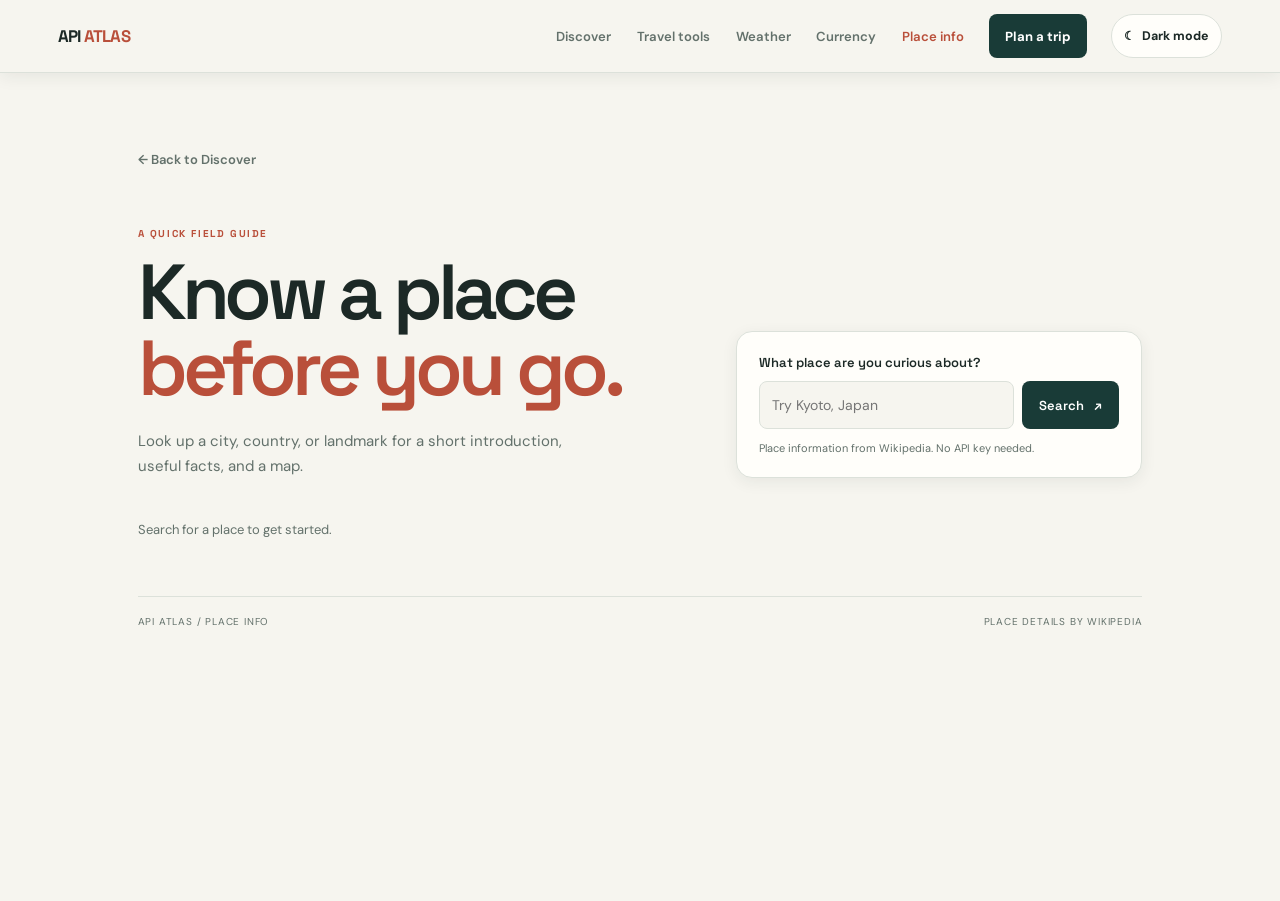
<file: place-info/index.html>
<!DOCTYPE html>
<html lang="en">
 <head>
  <meta charset="utf-8"/>
  <meta name="viewport" content="width=device-width, initial-scale=1.0"/>
  <meta name="description" content="Look up cities, countries, and landmarks for a quick introduction, key facts, and a map."/>
  <meta name="robots" content="index, follow"/>
  <meta name="theme-color" content="#f5f1e9"/>
  <title>Place Info / API Atlas</title>
  <link rel="canonical" href="https://ahmad02072006.github.io/test-main-2/place-info/"/>
  <meta property="og:type" content="website"/>
  <meta property="og:site_name" content="API Atlas"/>
  <meta property="og:title" content="Place Info | API Atlas"/>
  <meta property="og:description" content="Look up cities, countries, and landmarks for a quick introduction, key facts, and a map."/>
  <meta property="og:url" content="https://ahmad02072006.github.io/test-main-2/place-info/"/>
  <link href="https://fonts.googleapis.com" rel="preconnect"/>
  <link crossorigin="" href="https://fonts.gstatic.com" rel="preconnect"/>
  <link rel="preload" as="style" href="https://fonts.googleapis.com/css2?family=DM+Sans:wght@400;500;600;700&amp;family=Space+Grotesk:wght@500;600;700&amp;display=swap" onload="this.onload=null;this.rel='stylesheet'"/>
  <noscript><link href="https://fonts.googleapis.com/css2?family=DM+Sans:wght@400;500;600;700&amp;family=Space+Grotesk:wght@500;600;700&amp;display=swap" rel="stylesheet"/></noscript>
  <link href="style.css" rel="stylesheet"/>
  <link href="../ui.css" rel="stylesheet"/>
 </head>
 <body>
  <main class="place-page" id="main-content">
   <a class="back-link" href="../index.html">← Back to Discover</a>
   <section class="place-intro" aria-labelledby="page-title">
    <div>
     <p class="eyebrow">A QUICK FIELD GUIDE</p>
     <h1 id="page-title">Know a place<br/><em>before you go.</em></h1>
     <p class="place-lede">Look up a city, country, or landmark for a short introduction, useful facts, and a map.</p>
    </div>
    <form class="place-search" id="place-search">
     <label for="place-query">What place are you curious about?</label>
     <div class="search-row">
      <input id="place-query" name="place" type="search" placeholder="Try Kyoto, Japan" autocomplete="off" required/>
      <button type="submit">Search <span aria-hidden="true">↗</span></button>
     </div>
     <p class="search-note">Place information from Wikipedia. No API key needed.</p>
    </form>
   </section>
   <p class="place-status" id="place-status" role="status" aria-live="polite">Search for a place to get started.</p>
   <article class="place-result" id="place-result" aria-live="polite" hidden>
    <div class="place-photo" id="place-photo">
     <img id="place-image" alt="" hidden/>
     <span id="photo-placeholder">A place worth knowing</span>
    </div>
    <div class="place-details">
     <p class="eyebrow">PLACE NOTES</p>
     <h2 id="place-title"></h2>
     <p class="place-description" id="place-description"></p>
     <h3>Key facts</h3>
     <dl class="place-facts">
      <div><dt>Known as</dt><dd id="place-kind"></dd></div>
      <div><dt>Coordinates</dt><dd id="place-coordinates"></dd></div>
      <div><dt>Reference</dt><dd><a id="article-link" target="_blank" rel="noopener noreferrer">Wikipedia article <span aria-hidden="true">↗</span></a></dd></div>
     </dl>
     <a class="map-link" id="map-link" target="_blank" rel="noopener noreferrer">View on map <span aria-hidden="true">↗</span></a>
    </div>
   </article>
   <footer class="place-footer">
    <span>API ATLAS / PLACE INFO</span>
    <span>PLACE DETAILS BY WIKIPEDIA</span>
   </footer>
  </main>
  <script src="../ui.js" defer></script>
  <script src="app.js" defer></script>
 </body>
</html>
</file>
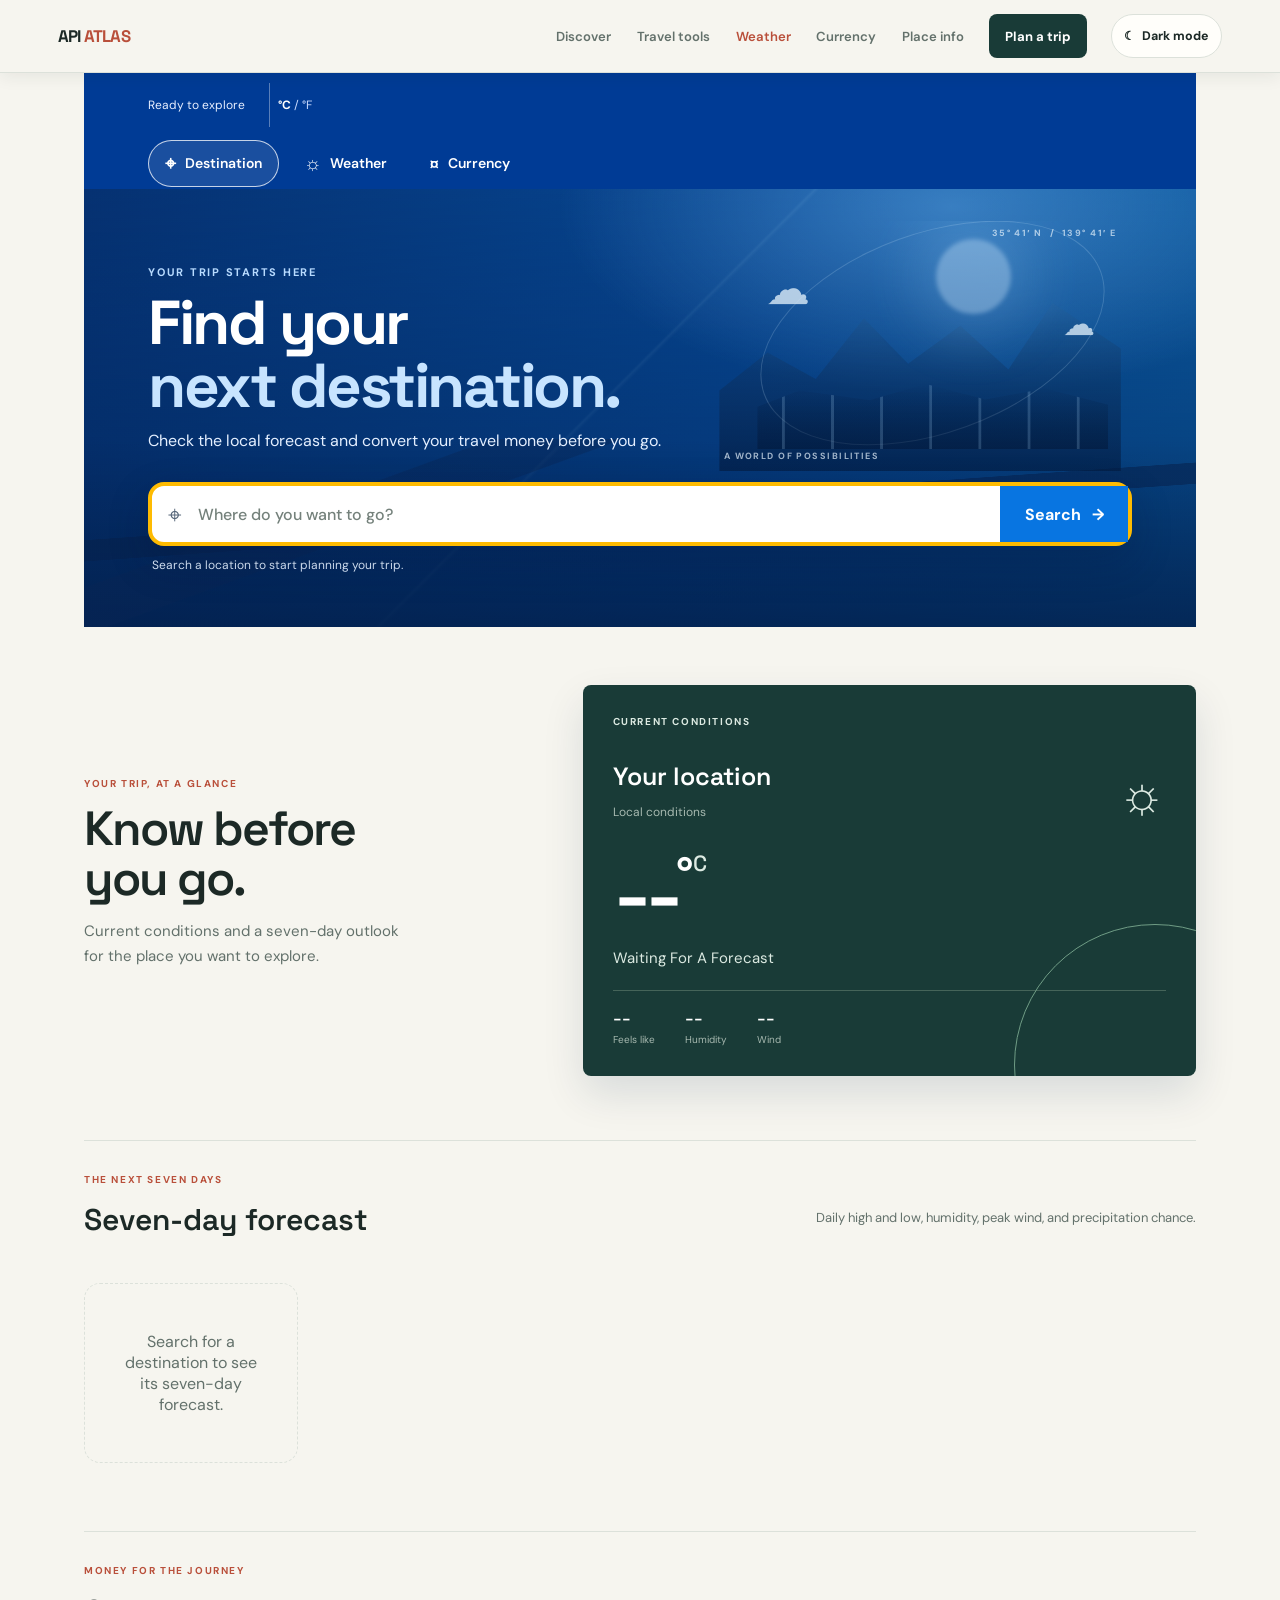
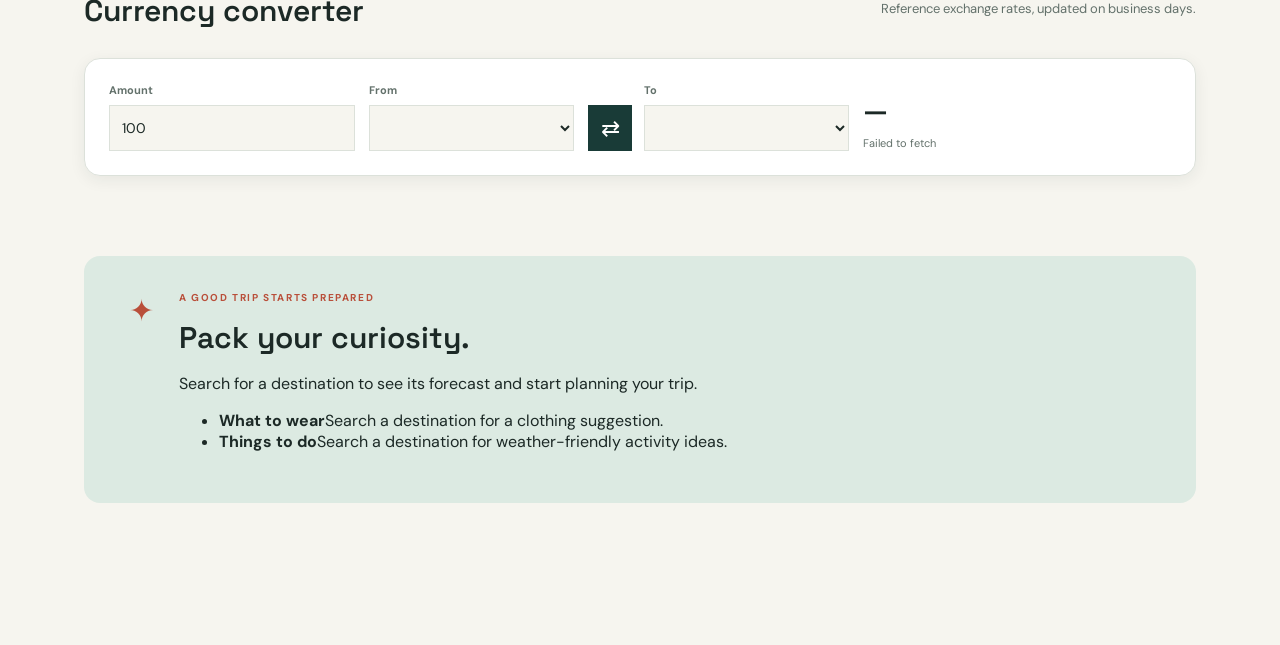
<file: weather-travel/index.html>
<!DOCTYPE html>
<html lang="en">
 <head>
  <meta charset="utf-8"/>
  <meta content="width=device-width, initial-scale=1.0" name="viewport"/>
  <meta name="description" content="Check destination weather and forecasts, get packing suggestions, and plan your next trip with API Atlas."/>
  <meta name="robots" content="index, follow"/>
  <meta name="theme-color" content="#f5f1e9"/>
  <title>Travel Weather Guide | API Atlas</title>
  <link rel="canonical" href="https://ahmad02072006.github.io/test-main-2/weather-travel/"/>
  <meta property="og:type" content="website"/>
  <meta property="og:site_name" content="API Atlas"/>
  <meta property="og:title" content="Travel Weather Guide | API Atlas"/>
  <meta property="og:description" content="Check destination weather, forecasts, and packing suggestions with API Atlas."/>
  <meta property="og:url" content="https://ahmad02072006.github.io/test-main-2/weather-travel/"/>
  <link href="https://fonts.googleapis.com" rel="preconnect"/>
  <link crossorigin="" href="https://fonts.gstatic.com" rel="preconnect"/>
  <link rel="preload" as="style" href="https://fonts.googleapis.com/css2?family=DM+Sans:wght@400;500;600;700&amp;family=Space+Grotesk:wght@500;600;700&amp;display=swap" onload="this.onload=null;this.rel='stylesheet'"/>
  <noscript><link href="https://fonts.googleapis.com/css2?family=DM+Sans:wght@400;500;600;700&amp;family=Space+Grotesk:wght@500;600;700&amp;display=swap" rel="stylesheet"/></noscript>
  <link href="style.css" rel="stylesheet"/>
  <link href="../ui.css" rel="stylesheet"/>
 </head>
 <body>
  <main class="app-shell" id="main-content">
   <header class="topbar atlas-page-header" data-reveal>
    <div class="topbar-inner">
     <div class="topbar-main">
      <a class="brand" href=".">
       <span class="brand-mark">◌</span>
       Global Trip Guide
      </a>
      <div class="topbar-meta">
       <span id="last-updated">Ready to explore</span>
       <button aria-label="Toggle temperature units" class="unit-toggle" id="unit-toggle" type="button">°C <span>/ °F</span></button>
      </div>
     </div>
     <nav aria-label="Trip guide sections" class="trip-nav">
      <a class="nav-link is-active" href="#destination"><span aria-hidden="true">⌖</span> Destination</a>
      <a class="nav-link" href="#forecast"><span aria-hidden="true">☼</span> Weather</a>
      <a class="nav-link" href="#currency"><span aria-hidden="true">¤</span> Currency</a>
     </nav>
    </div>
   </header>
   <section aria-labelledby="destination-title" class="destination-hero" data-reveal id="destination">
    <div class="destination-hero-inner">
     <div class="destination-copy">
      <p class="hero-eyebrow">YOUR TRIP STARTS HERE</p>
      <h1 id="destination-title">Find your<br/><em>next destination.</em></h1>
      <p>Check the local forecast and convert your travel money before you go.</p>
     </div>
     <div aria-hidden="true" class="destination-art">
      <span class="art-sun"></span>
      <span class="art-cloud cloud-one">☁</span>
      <span class="art-cloud cloud-two">☁</span>
      <span class="art-orbit"></span>
      <span class="art-coordinate">35° 41′ N&nbsp; / &nbsp;139° 41′ E</span>
      <span class="art-caption">A WORLD OF POSSIBILITIES</span>
     </div>
     <form class="search-form destination-search" id="search-form">
      <label class="sr-only" for="city-input">Search a destination</label>
      <div class="search-row">
       <span aria-hidden="true" class="search-icon">⌖</span>
       <input autocomplete="off" id="city-input" placeholder="Where do you want to go?" type="search"/>
       <button aria-label="Search destination" type="submit">Search <span aria-hidden="true">→</span></button>
      </div>
      <ul aria-label="Matching locations" class="location-results" id="location-results"></ul>
     </form>
     <p class="status" id="status" role="status" aria-live="polite">Detecting your location...</p>
    </div>
   </section>
   <section aria-labelledby="current-title" class="weather-overview" data-reveal>
    <div class="weather-overview-copy">
     <p class="eyebrow">YOUR TRIP, AT A GLANCE</p>
     <h2 id="current-title">Know before<br/>you go.</h2>
     <p>Current conditions and a seven-day outlook for the place you want to explore.</p>
    </div>
    <div class="current-panel" id="current-panel">
     <div class="panel-kicker">CURRENT CONDITIONS</div>
     <div class="current-location">
      <div><h2 id="location-name">Your location</h2><p id="location-time">Local conditions</p></div>
      <span class="weather-icon" id="weather-icon">☼</span>
     </div>
     <div class="temperature"><span id="temperature">--</span><sup>°</sup><span id="temperature-unit">C</span></div>
     <p class="condition" id="condition">Waiting for a forecast</p>
     <div class="metrics">
      <div><b id="feels-like">--</b><span>Feels like</span></div>
      <div><b id="humidity">--</b><span>Humidity</span></div>
      <div><b id="wind">--</b><span>Wind</span></div>
     </div>
    </div>
   </section>
   <section class="content-section" data-reveal id="forecast">
    <div class="section-heading">
     <div>
      <p class="eyebrow">
       THE NEXT SEVEN DAYS
      </p>
      <h2>Seven-day forecast</h2>
     </div>
     <p class="section-note">Daily high and low, humidity, peak wind, and precipitation chance.</p>
    </div>
    <div class="forecast-grid" id="forecast-grid" aria-busy="true" aria-label="Seven-day forecast loading">
     <article class="forecast-card" aria-hidden="true"><div class="atlas-skeleton atlas-skeleton-card__line"></div><div class="atlas-skeleton atlas-skeleton-card__image"></div><div class="atlas-skeleton atlas-skeleton-card__line"></div></article>
     <article class="forecast-card" aria-hidden="true"><div class="atlas-skeleton atlas-skeleton-card__line"></div><div class="atlas-skeleton atlas-skeleton-card__image"></div><div class="atlas-skeleton atlas-skeleton-card__line"></div></article>
     <article class="forecast-card" aria-hidden="true"><div class="atlas-skeleton atlas-skeleton-card__line"></div><div class="atlas-skeleton atlas-skeleton-card__image"></div><div class="atlas-skeleton atlas-skeleton-card__line"></div></article>
     <article class="forecast-card" aria-hidden="true"><div class="atlas-skeleton atlas-skeleton-card__line"></div><div class="atlas-skeleton atlas-skeleton-card__image"></div><div class="atlas-skeleton atlas-skeleton-card__line"></div></article>
     <article class="forecast-card" aria-hidden="true"><div class="atlas-skeleton atlas-skeleton-card__line"></div><div class="atlas-skeleton atlas-skeleton-card__image"></div><div class="atlas-skeleton atlas-skeleton-card__line"></div></article>
    </div>
   </section>
   <section aria-labelledby="currency-title" class="currency-section" data-reveal id="currency">
    <div class="section-heading">
     <div>
      <p class="eyebrow">MONEY FOR THE JOURNEY</p>
      <h2 id="currency-title">Currency converter</h2>
     </div>
     <p class="section-note">Reference exchange rates, updated on business days.</p>
    </div>
    <div class="currency-card">
     <label class="currency-field">
      <span>Amount</span>
      <input id="currency-amount" type="number" min="0" step="any" value="100" inputmode="decimal"/>
     </label>
     <label class="currency-field">
      <span>From</span>
      <select id="currency-from" aria-label="Convert from currency"></select>
     </label>
     <button aria-label="Swap currencies" class="currency-swap" id="currency-swap" type="button">⇄</button>
     <label class="currency-field">
      <span>To</span>
      <select id="currency-to" aria-label="Convert to currency"></select>
     </label>
     <div aria-live="polite" class="currency-result">
      <strong id="currency-output">—</strong>
      <span id="currency-status" role="status" aria-live="polite">Loading currencies...</span>
     </div>
    </div>
   </section>
   <section class="recommendation-section" data-reveal>
    <div class="recommendation-card">
     <div class="recommendation-icon">
      ✦
     </div>
     <div>
      <p class="eyebrow">A GOOD TRIP STARTS PREPARED</p>
      <h2 id="recommendation-title">
       Pack your curiosity.
      </h2>
      <p id="recommendation-text">
       Search for a destination to see its forecast and start planning your trip.
      </p>
       <ul class="weather-advice" aria-label="Weather-based clothing and activity suggestions">
        <li><strong>What to wear</strong><span id="clothing-recommendation">Search a destination for a clothing suggestion.</span></li>
        <li><strong>Things to do</strong><span id="activity-recommendation">Search a destination for weather-friendly activity ideas.</span></li>
       </ul>
     </div>
    </div>
   </section>
   <footer data-reveal>
    <span>
     GLOBAL TRIP GUIDE / WEATHER &amp; CURRENCY
    </span>
    <span>
     Weather by Open-Meteo · Rates by Frankfurter
    </span>
   </footer>
  </main>
  <script src="../ui.js?v=nav-20261101" defer></script>
  <script src="app.js" type="module">
  </script>
 </body>
</html>
</file>
<file: place-info/style.css>
* {
  box-sizing: border-box;
}

body {
  margin: 0;
  color: var(--atlas-ink);
  background: var(--atlas-paper);
  font-family: var(--atlas-font-body);
}

.place-page {
  width: min(1120px, 100%);
  min-height: calc(100vh - 72px);
  margin: 0 auto;
  padding: clamp(24px, 5vw, 64px) clamp(18px, 4.5vw, 64px) 28px;
}

.back-link {
  display: inline-flex;
  min-height: 44px;
  align-items: center;
  color: var(--atlas-muted);
  font-size: 13px;
  font-weight: 600;
  text-decoration: none;
}

.back-link:hover,
.place-facts a:hover {
  color: var(--atlas-brand);
}

.place-intro {
  display: grid;
  grid-template-columns: minmax(0, 1fr) minmax(300px, 0.8fr);
  align-items: end;
  gap: clamp(32px, 7vw, 90px);
  padding: 46px 0 42px;
}

.eyebrow {
  margin: 0 0 14px;
  color: var(--atlas-brand);
  font: 700 10px var(--atlas-font-display);
  letter-spacing: 0.16em;
}

.place-intro h1 {
  margin: 0;
  font: 600 clamp(44px, 7vw, 78px)/0.98 var(--atlas-font-display);
  letter-spacing: -0.065em;
}

.place-intro h1 em {
  color: var(--atlas-brand);
  font-style: normal;
}

.place-lede {
  max-width: 430px;
  margin: 22px 0 0;
  color: var(--atlas-muted);
  font-size: 15px;
  line-height: 1.65;
}

.place-search {
  padding: 22px;
  border: 1px solid var(--atlas-line);
  border-radius: var(--atlas-radius-md);
  background: var(--atlas-surface);
  box-shadow: var(--atlas-shadow-sm);
}

.place-search label {
  display: block;
  margin-bottom: 10px;
  font: 600 13px var(--atlas-font-display);
}

.search-row {
  display: flex;
  gap: 8px;
}

.search-row input {
  width: 100%;
  min-width: 0;
  min-height: 48px;
  padding: 0 12px;
  border: 1px solid var(--atlas-line);
  border-radius: var(--atlas-radius-sm);
  color: var(--atlas-ink);
  background: var(--atlas-paper);
  font: 14px var(--atlas-font-body);
}

.search-row button,
.map-link {
  display: inline-flex;
  min-height: 48px;
  align-items: center;
  justify-content: center;
  gap: 10px;
  padding: 0 17px;
  border: 0;
  border-radius: var(--atlas-radius-sm);
  color: white;
  background: var(--atlas-deep);
  font: 600 13px var(--atlas-font-display);
  text-decoration: none;
  white-space: nowrap;
}

.search-row button {
  cursor: pointer;
}

.search-row button:hover,
.map-link:hover {
  background: var(--atlas-brand);
}

.search-row button:disabled {
  cursor: wait;
  opacity: 0.7;
}

.search-note {
  margin: 12px 0 0;
  color: var(--atlas-muted);
  font-size: 11px;
}

.place-status {
  min-height: 24px;
  margin: 0 0 16px;
  color: var(--atlas-muted);
  font-size: 13px;
  line-height: 1.5;
}

.place-result {
  display: grid;
  grid-template-columns: minmax(250px, 0.9fr) minmax(0, 1.1fr);
  overflow: hidden;
  border: 1px solid var(--atlas-line);
  border-radius: var(--atlas-radius-lg);
  background: var(--atlas-surface);
  box-shadow: var(--atlas-shadow-md);
}

.place-result[hidden] {
  display: none;
}

.place-photo {
  position: relative;
  min-height: 420px;
  overflow: hidden;
  background: linear-gradient(145deg, var(--atlas-mint), var(--atlas-blue));
}

.place-photo img {
  position: absolute;
  width: 100%;
  height: 100%;
  object-fit: cover;
}

.place-photo img[hidden] {
  display: none;
}

.place-photo span {
  position: absolute;
  right: 24px;
  bottom: 24px;
  left: 24px;
  color: var(--atlas-deep);
  font: 600 20px var(--atlas-font-display);
}

.place-details {
  padding: clamp(24px, 4vw, 46px);
}

.place-details h2 {
  margin: 0;
  font: 600 clamp(30px, 4vw, 46px)/1.08 var(--atlas-font-display);
  letter-spacing: -0.05em;
}

.place-description {
  margin: 16px 0 28px;
  color: var(--atlas-muted);
  font-size: 14px;
  line-height: 1.75;
}

.place-details h3 {
  margin: 0 0 10px;
  font: 600 16px var(--atlas-font-display);
}

.place-facts {
  margin: 0 0 22px;
  border-top: 1px solid var(--atlas-line);
}

.place-facts > div {
  display: grid;
  grid-template-columns: 105px minmax(0, 1fr);
  gap: 14px;
  padding: 12px 0;
  border-bottom: 1px solid var(--atlas-line);
  font-size: 12px;
  line-height: 1.5;
}

.place-facts dt {
  color: var(--atlas-muted);
}

.place-facts dd {
  min-width: 0;
  margin: 0;
  overflow-wrap: anywhere;
}

.place-facts a {
  color: var(--atlas-ink);
  font-weight: 600;
  text-decoration-thickness: 1px;
  text-underline-offset: 3px;
}

.place-footer {
  display: flex;
  justify-content: space-between;
  gap: 20px;
  margin-top: 52px;
  padding-top: 18px;
  border-top: 1px solid var(--atlas-line);
  color: var(--atlas-muted);
  font-size: 10px;
  letter-spacing: 0.08em;
}

@media (max-width: 760px) {
  .place-page {
    min-height: calc(100vh - 64px);
  }

  .place-intro {
    grid-template-columns: 1fr;
    gap: 28px;
    padding: 30px 0;
  }

  .place-result {
    grid-template-columns: 1fr;
  }

  .place-photo {
    min-height: 280px;
    max-height: 420px;
  }
}

@media (max-width: 480px) {
  .search-row {
    flex-direction: column;
  }

  .search-row button {
    width: 100%;
  }

  .place-details {
    padding: 24px 20px;
  }

  .place-facts > div {
    grid-template-columns: 88px minmax(0, 1fr);
  }

  .place-footer {
    flex-direction: column;
    gap: 8px;
    line-height: 1.5;
  }
}
</file>
<file: ui.css>
:root {
  color-scheme: light;
  --atlas-ink: #1c2926;
  --atlas-muted: #63716b;
  --atlas-paper: #f6f5ef;
  --atlas-surface: #fffefa;
  --atlas-line: #dce1da;
  --atlas-brand: #b94f3a;
  --atlas-brand-soft: #e8c66e;
  --atlas-deep: #193b37;
  --atlas-mint: #dceae2;
  --atlas-blue: #dce8ed;
  --atlas-font-body: 'DM Sans', sans-serif;
  --atlas-font-display: 'Space Grotesk', sans-serif;
  --atlas-space-1: 0.25rem;
  --atlas-space-2: 0.5rem;
  --atlas-space-3: 0.75rem;
  --atlas-space-4: 1rem;
  --atlas-space-6: 1.5rem;
  --atlas-space-8: 2rem;
  --atlas-radius-sm: 0.5rem;
  --atlas-radius-md: 1rem;
  --atlas-radius-lg: 1.5rem;
  --atlas-shadow-sm: 0 4px 16px rgb(22 42 36 / 7%);
  --atlas-shadow-md: 0 16px 42px rgb(22 42 36 / 12%);
  --atlas-transition: 220ms cubic-bezier(0.2, 0.8, 0.2, 1);
  --ink: var(--atlas-ink);
  --muted: var(--atlas-muted);
  --paper: var(--atlas-paper);
  --cream: var(--atlas-surface);
  --line: var(--atlas-line);
  --coral: var(--atlas-brand);
  --red: var(--atlas-brand);
  --orange: var(--atlas-brand);
  --yellow: var(--atlas-brand-soft);
  --sun: var(--atlas-brand-soft);
  --night: var(--atlas-deep);
  --dark-green: #4f7666;
  --mint: var(--atlas-mint);
  --blue: var(--atlas-blue);
}

* {
  scroll-margin-top: 6rem;
}

body {
  color: var(--atlas-ink);
  font-family: var(--atlas-font-body);
}

button {
  transition:
    background-color var(--atlas-transition),
    border-color var(--atlas-transition),
    color var(--atlas-transition);
}

.destination-card,
.tool,
.destination-search,
.planner-form,
.current-panel,
.recommendation-card,
.detail-card,
.currency-card,
.converter,
.modal-card,
.drawer {
  border-radius: var(--atlas-radius-md);
}

.destination-card,
.tool,
.detail-card,
.currency-card,
.converter,
.modal-card,
.drawer {
  box-shadow: var(--atlas-shadow-sm);
}

button,
input,
select,
textarea {
  font: inherit;
}

button,
a,
input,
select {
  -webkit-tap-highlight-color: transparent;
}

:where(a, button, input, select, textarea, summary):focus-visible {
  outline: 3px solid var(--atlas-brand);
  outline-offset: 3px;
}

input:focus-visible,
select:focus-visible,
textarea:focus-visible,
.location-option:focus-visible {
  outline: 3px solid var(--atlas-brand);
  outline-offset: 2px;
}

button,
input,
select {
  min-height: 44px;
}

.atlas-site-header {
  position: sticky;
  z-index: 50;
  top: 0;
  color: var(--atlas-ink);
  background: color-mix(in srgb, var(--atlas-paper) 92%, transparent);
  border-bottom: 1px solid var(--atlas-line);
  box-shadow: var(--atlas-shadow-sm);
  -webkit-backdrop-filter: blur(16px);
  backdrop-filter: blur(16px);
}

.atlas-site-header__inner {
  display: flex;
  width: min(1440px, 100%);
  min-height: 72px;
  align-items: center;
  justify-content: space-between;
  gap: var(--atlas-space-6);
  margin: 0 auto;
  padding: 0 clamp(18px, 4.5vw, 64px);
}

.atlas-site-brand {
  flex: 0 0 auto;
  color: var(--atlas-ink);
  font: 700 1.05rem var(--atlas-font-display);
  letter-spacing: -0.045em;
  text-decoration: none;
}

.atlas-site-brand span {
  color: var(--atlas-brand);
}

.atlas-site-links {
  display: flex;
  align-items: center;
  gap: clamp(10px, 2vw, 28px);
  margin-left: auto;
}

.atlas-site-links a {
  display: inline-flex;
  min-height: 44px;
  align-items: center;
  color: var(--atlas-muted);
  font-size: 0.82rem;
  font-weight: 600;
  text-decoration: none;
  transition: color var(--atlas-transition);
}

.atlas-site-links a:hover,
.atlas-site-links a[aria-current="page"] {
  color: var(--atlas-brand);
}

.atlas-site-links .nav-cta {
  padding: 12px 16px;
  border-radius: var(--atlas-radius-sm);
  color: white;
  background: var(--atlas-deep);
  font-weight: 700;
}

.atlas-site-links .nav-cta:hover {
  color: white;
  background: var(--atlas-brand);
}

.atlas-site-actions {
  display: flex;
  align-items: center;
  gap: var(--atlas-space-2);
}

.atlas-theme-toggle,
.atlas-menu-toggle {
  display: inline-flex;
  min-width: 44px;
  min-height: 44px;
  align-items: center;
  justify-content: center;
  gap: 7px;
  padding: 0 12px;
  border: 1px solid var(--atlas-line);
  border-radius: 999px;
  color: var(--atlas-ink);
  background: var(--atlas-surface);
  cursor: pointer;
  font-size: 0.78rem;
  font-weight: 700;
  transition:
    background var(--atlas-transition),
    border-color var(--atlas-transition),
    transform var(--atlas-transition);
}

.atlas-theme-toggle:hover,
.atlas-menu-toggle:hover {
  border-color: var(--atlas-brand);
  transform: translateY(-1px);
}

.atlas-menu-toggle {
  display: none;
}

.atlas-menu-toggle__icon,
.atlas-menu-toggle__icon::before,
.atlas-menu-toggle__icon::after {
  display: block;
  width: 18px;
  height: 2px;
  border-radius: 2px;
  background: currentColor;
  transition: transform var(--atlas-transition);
}

.atlas-menu-toggle__icon {
  position: relative;
}

.atlas-menu-toggle__icon::before,
.atlas-menu-toggle__icon::after {
  position: absolute;
  left: 0;
  content: '';
}

.atlas-menu-toggle__icon::before {
  transform: translateY(-6px);
}

.atlas-menu-toggle__icon::after {
  transform: translateY(6px);
}

.atlas-menu-toggle[aria-expanded="true"] .atlas-menu-toggle__icon {
  background: transparent;
}

.atlas-menu-toggle[aria-expanded="true"] .atlas-menu-toggle__icon::before {
  transform: rotate(45deg);
}

.atlas-menu-toggle[aria-expanded="true"] .atlas-menu-toggle__icon::after {
  transform: rotate(-45deg);
}

.atlas-page-header > .brand,
.atlas-page-header .topbar-main > .brand {
  display: none;
}

.atlas-empty-state,
.atlas-error-state {
  display: grid;
  min-height: 180px;
  place-content: center;
  gap: var(--atlas-space-2);
  padding: var(--atlas-space-8);
  border: 1px dashed var(--atlas-line);
  border-radius: var(--atlas-radius-md);
  color: var(--atlas-muted);
  text-align: center;
}

.atlas-skip-link {
  position: fixed;
  z-index: 100;
  top: 8px;
  left: 8px;
  padding: 12px 16px;
  border-radius: var(--atlas-radius-sm);
  color: white;
  background: var(--atlas-deep);
  transform: translateY(-160%);
}

.atlas-skip-link:focus {
  transform: translateY(0);
}

.atlas-empty-state strong,
.atlas-error-state strong {
  color: var(--atlas-ink);
  font: 600 1.15rem var(--atlas-font-display);
}

.atlas-error-state strong {
  color: var(--atlas-brand);
}

.atlas-skeleton {
  position: relative;
  overflow: hidden;
  border-radius: var(--atlas-radius-sm);
  background: color-mix(in srgb, var(--atlas-line) 72%, var(--atlas-surface));
}

.atlas-skeleton::after {
  position: absolute;
  inset: 0;
  background: linear-gradient(100deg, transparent 20%, rgb(255 255 255 / 55%) 45%, transparent 70%);
  content: '';
  transform: translateX(-100%);
  animation: atlas-shimmer 1.3s ease-in-out infinite;
}

.atlas-skeleton-card {
  display: grid;
  gap: var(--atlas-space-3);
}

.atlas-skeleton-card__image {
  aspect-ratio: 2 / 3;
}

.atlas-skeleton-card__line {
  height: 13px;
}

.atlas-skeleton-card__line:last-child {
  width: 58%;
}

.story-card,
.destination-card,
.tool,
.detail-card,
.route,
.app,
.forecast-card {
  transition:
    transform var(--atlas-transition),
    box-shadow var(--atlas-transition),
    border-color var(--atlas-transition);
}

.destination-card:focus-visible,
.tool:focus-visible {
  outline-offset: 5px;
}

.atlas-visually-hidden {
  position: absolute;
  width: 1px;
  height: 1px;
  overflow: hidden;
  clip: rect(0, 0, 0, 0);
  white-space: nowrap;
  clip-path: inset(50%);
}

html[data-theme="dark"] {
  color-scheme: dark;
  --atlas-ink: #edf2ed !important;
  --atlas-muted: #b3c0b9 !important;
  --atlas-paper: #151d1b !important;
  --atlas-surface: #202b28 !important;
  --atlas-line: #394742 !important;
  --atlas-brand: #ef947c !important;
  --atlas-brand-soft: #d6b75f !important;
  --atlas-deep: #102a27 !important;
  --atlas-mint: #28443a !important;
  --atlas-blue: #293a40 !important;
  --ink: var(--atlas-ink) !important;
  --muted: var(--atlas-muted) !important;
  --paper: var(--atlas-paper) !important;
  --cream: var(--atlas-surface) !important;
  --line: var(--atlas-line) !important;
  --coral: var(--atlas-brand) !important;
  --red: var(--atlas-brand) !important;
  --orange: var(--atlas-brand) !important;
  --yellow: var(--atlas-brand-soft) !important;
  --sun: var(--atlas-brand-soft) !important;
  --night: var(--atlas-deep) !important;
  --dark-green: #a4c9b5 !important;
  --mint: var(--atlas-mint) !important;
  --blue: var(--atlas-blue) !important;
}

html[data-theme="dark"] body {
  color: var(--atlas-ink);
  background-color: var(--atlas-paper);
}

html[data-theme="dark"] :where(
  .destination-search,
  .tool,
  .detail-card,
  .converter,
  .modal-card,
  .drawer,
  .forecast-card,
  .story-card,
  .currency-card,
  .search-row,
  .saved-item
) {
  color: var(--atlas-ink);
  background-color: var(--atlas-surface);
}

html[data-theme="dark"] .planner-form,
html[data-theme="dark"] .live-forecast span {
  color: var(--atlas-ink);
  background-color: var(--atlas-surface);
  border-color: var(--atlas-line);
}

html[data-theme="dark"] .cover > span {
  color: #202124;
  background: #fff;
}

html[data-theme="dark"] .planner-status[data-state="error"] {
  color: var(--atlas-brand);
}

html[data-theme="dark"] :where(input, select, textarea) {
  color: var(--atlas-ink);
}

html[data-theme="dark"] :where(input, select, textarea)::placeholder {
  color: var(--atlas-muted);
}

html[data-theme="dark"] .atlas-site-header {
  background: color-mix(in srgb, var(--atlas-paper) 92%, transparent);
}

html[data-theme="dark"] .destination-card::after {
  background: linear-gradient(0deg, rgb(8 15 13 / 92%), transparent 75%);
}

@keyframes atlas-shimmer {
  to {
    transform: translateX(100%);
  }
}

@media (max-width: 820px) {
  .atlas-site-header__inner {
    min-height: 64px;
    padding-inline: 18px;
  }

  .atlas-menu-toggle {
    display: inline-flex;
  }

  .atlas-site-links {
    position: absolute;
    top: calc(100% + 1px);
    right: 0;
    left: 0;
    display: none;
    align-items: stretch;
    gap: 0;
    padding: 8px 18px 16px;
    border-bottom: 1px solid var(--atlas-line);
    background: var(--atlas-paper);
    box-shadow: var(--atlas-shadow-md);
  }

  .atlas-site-links[data-open="true"] {
    display: grid;
  }

  .atlas-site-links a {
    min-height: 48px;
    padding: 0 8px;
    border-bottom: 1px solid var(--atlas-line);
  }

  .atlas-site-links a:last-child {
    border-bottom: 0;
  }

  .top[data-menu-open="true"] .top-nav a {
    display: inline-flex !important;
  }

  .top.atlas-site-header {
    position: sticky;
  }

  .top.atlas-site-header .top-nav {
    position: absolute;
    top: calc(100% + 1px);
    right: 0;
    left: 0;
    display: none;
    align-items: stretch;
    gap: 0;
    padding: 8px 18px 16px;
    border-bottom: 1px solid var(--atlas-line);
    background: var(--atlas-paper);
    box-shadow: var(--atlas-shadow-md);
  }

  .top.atlas-site-header .top-nav[data-open="true"] {
    display: grid;
  }

  .top.atlas-site-header .top-nav a {
    min-height: 48px;
    padding: 0 8px;
    border-bottom: 1px solid var(--atlas-line);
  }

  .top.atlas-site-header .top-nav a:last-child {
    border-bottom: 0;
  }
}

@media (max-width: 720px) {
  .destination-hero {
    width: 100%;
    margin-left: 0;
  }
}

@media (max-width: 560px) {
  .atlas-theme-toggle {
    width: 44px;
    overflow: hidden;
    justify-content: flex-start;
    padding: 0 12px;
    white-space: nowrap;
  }

  .atlas-theme-toggle span:last-child {
    display: none;
  }
}

@media (prefers-reduced-motion: reduce) {
  *,
  *::before,
  *::after {
    scroll-behavior: auto !important;
    animation-duration: 0.01ms !important;
    animation-iteration-count: 1 !important;
    transition-duration: 0.01ms !important;
  }
}

.status,
.planner-status {
  height: auto;
  min-height: 1.5em;
}

.atlas-site-header .atlas-site-actions {
  flex: 0 0 auto;
}

.atlas-site-header .top-nav {
  margin-left: auto;
}

.destination-hero {
  width: 100%;
  margin-left: 0;
}

.topbar.atlas-page-header {
  width: 100%;
  margin-left: 0;
}

.forecast-loading[aria-busy="true"] {
  min-height: 68px;
}

.planner-form button[aria-busy="true"]::after {
  display: inline-block;
  width: 14px;
  height: 14px;
  margin-left: 10px;
  border: 2px solid currentColor;
  border-right-color: transparent;
  border-radius: 50%;
  content: '';
  vertical-align: -2px;
  animation: atlas-spin 700ms linear infinite;
}

#rate-chart[aria-busy="true"] {
  animation: atlas-pulse 1.1s ease-in-out infinite alternate;
}

@keyframes atlas-pulse {
  to {
    opacity: 0.45;
  }

  @keyframes atlas-spin {
    to {
      transform: rotate(360deg);
    }
  }
}

html[data-theme="dark"] :where(
  .recommendation-card,
  .planner-form,
  .current-panel,
  .closing
) {
  color: var(--atlas-ink);
}
</file>
<file: weather-travel/style.css>
*{box-sizing:border-box} :root{--ink:#17221f;--muted:#53615a;--line:#d8dfd8;--paper:#f5f5ef;--mint:#c9e7d7;--coral:#b14a34;--night:#1d3731} body{margin:0;background:var(--paper);color:var(--ink);font-family:'DM Sans',sans-serif} .app-shell{max-width:1240px;margin:auto;padding:26px 5vw 28px}.topbar{display:flex;justify-content:space-between;align-items:center;border-bottom:1px solid var(--line);padding-bottom:22px}.brand{font:700 18px 'Space Grotesk';color:inherit;text-decoration:none}.brand-mark{display:inline-grid;place-items:center;background:var(--coral);width:30px;height:30px;border-radius:50%;margin-right:8px}.topbar-meta{display:flex;gap:24px;align-items:center;color:var(--muted);font-size:12px}.unit-toggle{border:0;border-left:1px solid var(--line);background:none;padding-left:24px;color:var(--ink);font-weight:700;cursor:pointer}.unit-toggle span{color:var(--muted);font-weight:400}.hero-grid{display:grid;grid-template-columns:1fr 1fr;gap:8vw;padding:90px 0 110px;align-items:end}.eyebrow{font-size:10px;font-weight:700;letter-spacing:.16em;color:var(--coral);margin:0 0 14px}.hero-copy h1{font:600 clamp(48px,7vw,88px)/.94 'Space Grotesk';letter-spacing:-.04em;margin:0 0 24px}.hero-copy h1 em{font-style:normal;color:#4f7666}.lede{max-width:420px;color:var(--muted);font-size:17px;line-height:1.6}.search-form{margin-top:52px;max-width:460px}.search-form label{display:block;font:600 13px 'Space Grotesk';margin-bottom:12px}.search-row{display:flex;border-bottom:2px solid var(--ink)}.search-row input{background:transparent;border:0;outline:0;padding:12px 0;font:16px 'DM Sans';flex:1}.search-row button{border:0;background:var(--ink);color:white;width:48px;font-size:25px;cursor:pointer}.location-results{list-style:none;margin:0;padding:0;max-height:280px;overflow-y:auto}.location-results:empty{display:none}.location-results li{border-bottom:1px solid var(--line)}.location-option{width:100%;display:flex;justify-content:space-between;gap:12px;align-items:center;padding:10px 8px;background:transparent;border:0;text-align:left;color:var(--ink);font:14px 'DM Sans';cursor:pointer}.location-option:hover,.location-option:focus-visible{background:var(--mint);outline:0}.location-option small{color:var(--muted);text-align:right}.status{color:var(--muted);font-size:12px;min-height:18px;margin-top:14px}.current-panel{background:var(--night);color:white;padding:38px;min-height:370px;position:relative;overflow:hidden}.current-panel:after{content:'';position:absolute;width:280px;height:280px;border:1px solid #6f9c85;border-radius:50%;right:-100px;bottom:-130px}.panel-kicker{font-size:10px;letter-spacing:.16em;color:var(--mint);font-weight:700}.current-location{display:flex;justify-content:space-between;align-items:start;margin-top:54px}.current-location h2{font:600 25px 'Space Grotesk';margin:0}.current-location p{color:#a7b9b0;font-size:12px}.weather-icon{font-size:52px;color:var(--mint)}.temperature{font:500 110px/.9 'Space Grotesk';letter-spacing:-.08em;margin-top:28px}.temperature sup{font-size:45px;vertical-align:top;letter-spacing:0}.temperature span:last-child{font-size:22px;letter-spacing:0;color:var(--mint);vertical-align:top}.condition{color:var(--mint);font-size:15px;text-transform:capitalize}.metrics{display:flex;gap:30px;border-top:1px solid #456459;margin-top:30px;padding-top:18px}.metrics div{display:flex;flex-direction:column;gap:4px}.metrics b{font-size:15px}.metrics span{font-size:10px;color:#a7b9b0}.content-section{border-top:1px solid var(--line);padding-top:32px}.section-heading{display:flex;justify-content:space-between;align-items:end;margin-bottom:28px}.section-heading h2,.recommendation-card h2{font:600 30px 'Space Grotesk';margin:0}.section-note{color:var(--muted);font-size:13px}.forecast-grid{display:grid;grid-template-columns:repeat(5,1fr);gap:10px}.forecast-card{border-top:3px solid var(--line);padding:18px 12px;min-height:190px}.forecast-card:first-child{border-color:var(--coral)}.forecast-day{font-weight:700;font-size:13px}.forecast-icon{display:block;font-size:40px;color:#719a84;margin:22px 0 8px}.forecast-card strong{font:500 32px 'Space Grotesk'}.forecast-card .low{color:var(--muted);margin-left:7px}.forecast-card p{font-size:11px;color:var(--muted);text-transform:capitalize}.recommendation-section{padding:80px 0}.recommendation-card{background:var(--mint);padding:35px 45px;display:flex;gap:25px;align-items:start}.recommendation-icon{font-size:30px;color:var(--coral)}.recommendation-card p:last-child{max-width:650px;color:#466154;line-height:1.6;margin-bottom:0}footer{border-top:1px solid var(--line);padding-top:20px;display:flex;justify-content:space-between;color:var(--muted);font-size:10px;letter-spacing:.08em}@media(max-width:720px){.app-shell{padding:18px 22px}.topbar-meta #last-updated{display:none}.hero-grid{grid-template-columns:1fr;padding:58px 0 70px;gap:44px}.current-panel{padding:28px;min-height:330px}.temperature{font-size:88px}.forecast-grid{grid-template-columns:repeat(5,minmax(110px,1fr));overflow-x:auto;padding-bottom:12px}.forecast-card{min-width:110px}.section-heading{display:block}.section-note{margin-top:12px}.recommendation-card{padding:28px 22px}footer{gap:20px;line-height:1.5}}
 .intro-video{position:relative;display:grid;grid-template-columns:1fr 1fr;align-items:center;gap:32px;min-height:340px;margin:32px 0 0;padding:42px 6%;overflow:hidden;background:radial-gradient(ellipse at 78% 52%,#31594b 0,#1d3731 42%,#152a25 100%);color:#fff}.intro-video:before,.intro-video:after{position:absolute;content:"";border:1px solid rgba(201,231,215,.14);border-radius:50%;pointer-events:none}.intro-video:before{width:460px;height:460px;right:-120px;top:-270px}.intro-video:after{width:340px;height:340px;left:38%;bottom:-300px}.intro-video-copy,.intro-animation{position:relative;z-index:1}.intro-kicker{margin:0 0 16px;color:var(--mint);font-size:10px;font-weight:700;letter-spacing:.18em}.intro-video-copy h2{margin:0;font:600 clamp(34px,4vw,56px)/1.04 'Space Grotesk';letter-spacing:-.04em}.intro-video-copy h2 em{color:var(--mint);font-style:normal}.intro-video-copy>p:last-child{max-width:390px;color:#c1d1c9;font-size:14px;line-height:1.7}.intro-animation{min-height:250px;display:grid;place-items:center;isolation:isolate}.intro-globe{position:relative;z-index:1;display:grid;place-items:center;width:178px;height:178px;border:1px solid rgba(201,231,215,.55);border-radius:50%;background:radial-gradient(circle at 35% 30%,rgba(201,231,215,.24),rgba(79,118,102,.12) 45%,rgba(21,42,37,.2) 70%);box-shadow:inset -18px -12px 35px rgba(0,0,0,.22),0 0 55px rgba(201,231,215,.1);animation:globe-float 5s ease-in-out infinite}.intro-globe:before,.intro-globe:after{position:absolute;inset:16px;content:"";border:1px solid rgba(201,231,215,.3);border-radius:50%}.intro-globe:after{inset:0 48px;border-radius:50%;transform:rotate(18deg)}.intro-globe span{color:var(--mint);font:600 28px 'Space Grotesk';letter-spacing:.1em}.intro-orbit{position:absolute;width:255px;height:95px;border:1px solid rgba(201,231,215,.28);border-radius:50%;transform:rotate(-22deg)}.orbit-two{width:225px;height:130px;transform:rotate(48deg)}.intro-weather{position:absolute;z-index:2;display:grid;place-items:center;width:45px;height:45px;border:1px solid rgba(201,231,215,.3);border-radius:50%;background:#25463b;color:var(--mint);font-size:27px;box-shadow:0 8px 24px rgba(0,0,0,.25)}.weather-sun{top:17%;left:23%;animation:weather-drift 7s ease-in-out infinite}.weather-cloud{top:28%;right:17%;animation:weather-drift 8s ease-in-out -2s infinite}.weather-rain{bottom:24%;left:28%;animation:weather-drift 9s ease-in-out -4s infinite}.intro-scenes{position:absolute;right:0;bottom:0;left:0;display:grid;place-items:center;text-align:center}.intro-scene{grid-area:1/1;display:grid;gap:5px;opacity:0;animation:scene-cycle 12s infinite}.scene-two{animation-delay:4s}.scene-three{animation-delay:8s}.intro-scene small{color:var(--mint);font-size:9px;font-weight:700;letter-spacing:.16em}.intro-scene strong{font:600 15px 'Space Grotesk'}@keyframes globe-float{0%,100%{transform:translateY(0)}50%{transform:translateY(-9px)}}@keyframes weather-drift{0%,100%{transform:translate(0,0)}50%{transform:translate(8px,-10px)}}@keyframes scene-cycle{0%,5%{opacity:0;transform:translateY(7px)}10%,28%{opacity:1;transform:translateY(0)}34%,100%{opacity:0;transform:translateY(-6px)}}@media(max-width:720px){.intro-video{grid-template-columns:1fr;gap:10px;margin-top:20px;padding:32px 24px}.intro-video-copy h2{font-size:clamp(34px,9vw,48px)}.intro-video-copy>p:last-child{margin-bottom:0}.intro-animation{min-height:230px}}@media(prefers-reduced-motion:reduce){.intro-globe,.intro-weather,.intro-scene{animation:none}.intro-scene{opacity:0}.scene-one{opacity:1}}
 .intro-globe{position:absolute;top:4px;left:50%;width:150px;height:150px;margin-left:-75px}.intro-orbit{top:39px;left:50%;margin-left:-127px}.orbit-two{top:14px;margin-left:-112px}.intro-scenes{z-index:3}
 .currency-section{border-top:1px solid var(--line);margin-top:52px;padding-top:32px}.currency-card{display:grid;grid-template-columns:minmax(130px,1.2fr) minmax(150px,1fr) 42px minmax(150px,1fr) minmax(200px,1.5fr);align-items:end;gap:14px;padding:24px;background:#fff;border:1px solid var(--line)}.currency-field{display:grid;gap:8px;color:var(--muted);font-size:11px;font-weight:700}.currency-field input,.currency-field select{width:100%;height:46px;padding:0 12px;border:1px solid var(--line);border-radius:0;background:var(--paper);color:var(--ink);font:14px 'DM Sans'}.currency-field input:focus,.currency-field select:focus{outline:2px solid #4f7666;outline-offset:1px}.currency-swap{width:42px;height:46px;border:0;background:var(--night);color:#fff;font-size:23px;cursor:pointer}.currency-swap:hover,.currency-swap:focus-visible{background:#31594b;outline:2px solid var(--mint);outline-offset:2px}.currency-result{display:grid;gap:7px;min-width:0}.currency-result strong{font:600 28px 'Space Grotesk';overflow-wrap:anywhere}.currency-result span{color:var(--muted);font-size:11px;line-height:1.5}@media(max-width:900px){.currency-card{grid-template-columns:1fr 1fr 42px 1fr}.currency-result{grid-column:1/-1;border-top:1px solid var(--line);padding-top:16px}}@media(max-width:520px){.currency-card{grid-template-columns:1fr 42px 1fr;padding:16px;gap:10px}.currency-field:first-child{grid-column:1/-1}.currency-swap{grid-column:2;grid-row:2}.currency-result{grid-column:1/-1}.currency-field select{padding:0 7px;font-size:12px}}
body.motion-ready [data-reveal]{opacity:0;transform:translateY(24px);transition:opacity .75s ease,transform .75s cubic-bezier(.2,.7,.2,1)}body.motion-ready [data-reveal].is-visible{opacity:1;transform:translateY(0)}.topbar[data-reveal]{transition-delay:.05s}.intro-video[data-reveal]{transition-delay:.15s}.hero-grid[data-reveal]{transition-delay:.1s}.content-section[data-reveal]{transition-delay:.08s}.currency-section[data-reveal]{transition-delay:.08s}.recommendation-section[data-reveal]{transition-delay:.08s}.brand-mark{animation:mark-orbit 12s linear infinite;transform-origin:center}.current-panel:after{animation:ring-turn 34s linear infinite}.forecast-card{transition:transform .25s ease,background-color .25s ease,border-color .25s ease}.content-section.is-visible .forecast-card{animation:forecast-arrive .6s both}.content-section.is-visible .forecast-card:nth-child(2){animation-delay:.08s}.content-section.is-visible .forecast-card:nth-child(3){animation-delay:.16s}.content-section.is-visible .forecast-card:nth-child(4){animation-delay:.24s}.content-section.is-visible .forecast-card:nth-child(5){animation-delay:.32s}.forecast-card:hover{transform:translateY(-7px);background:rgba(201,231,215,.24);border-color:#719a84}.forecast-icon{transition:transform .3s ease}.forecast-card:hover .forecast-icon{transform:translateY(-4px) scale(1.08)}.currency-card{transition:transform .35s ease,box-shadow .35s ease}.currency-card:hover{transform:translateY(-3px);box-shadow:0 16px 36px rgba(23,34,31,.08)}.currency-swap{transition:transform .35s ease,background-color .2s ease}.currency-swap:hover{transform:rotate(180deg)}.recommendation-icon{animation:star-glow 3.5s ease-in-out infinite}@keyframes mark-orbit{to{transform:rotate(360deg)}}@keyframes ring-turn{to{transform:rotate(360deg)}}@keyframes forecast-arrive{from{opacity:0;transform:translateY(18px)}to{opacity:1;transform:translateY(0)}}@keyframes star-glow{0%,100%{transform:rotate(0) scale(1);opacity:.78}50%{transform:rotate(12deg) scale(1.12);opacity:1}}@media(prefers-reduced-motion:reduce){*,*::before,*::after{scroll-behavior:auto!important;animation-duration:.01ms!important;animation-iteration-count:1!important;transition-duration:.01ms!important}.brand-mark,.current-panel:after,.recommendation-icon{animation:none}}
.app-shell{padding-top:0}.topbar{position:relative;z-index:5;display:block;width:100vw;margin-left:calc(50% - 50vw);padding:0 5vw 0;border:0;background:#003b95;color:#fff}.topbar-inner{max-width:1240px;margin:auto}.topbar-main{display:flex;min-height:64px;align-items:center;justify-content:space-between}.brand{color:#fff}.brand-mark{background:#fff;color:#003b95}.topbar-meta{color:#e7efff}.unit-toggle{border-color:rgba(255,255,255,.35);color:#fff}.unit-toggle span{color:#cbdcff}.trip-nav{display:flex;align-items:center;gap:8px;min-height:52px}.nav-link{display:inline-flex;align-items:center;gap:9px;padding:10px 16px;border:1px solid transparent;border-radius:24px;color:#fff;text-decoration:none;font-size:14px;font-weight:600;transition:background .2s ease,border-color .2s ease}.nav-link span{font-size:19px}.nav-link:hover,.nav-link:focus-visible,.nav-link.is-active{border-color:rgba(255,255,255,.75);background:rgba(255,255,255,.1);outline:0}.destination-hero{position:relative;isolation:isolate;width:100vw;min-height:390px;margin-left:calc(50% - 50vw);overflow:visible;background:linear-gradient(112deg,#063579 0%,#0750a2 57%,#0d68b1 100%);color:#fff}.destination-hero:before{position:absolute;z-index:-1;inset:0;content:"";background:radial-gradient(ellipse at 78% 4%,rgba(125,197,255,.42),transparent 32%),linear-gradient(180deg,rgba(2,35,86,.2),rgba(2,35,86,.7)),linear-gradient(135deg,transparent 47%,rgba(83,148,203,.22) 47.2%,transparent 47.5%);pointer-events:none}.destination-hero:after{position:absolute;z-index:-1;right:0;bottom:0;left:0;height:43%;content:"";background:linear-gradient(160deg,transparent 0 25%,rgba(8,37,84,.42) 25.2% 33%,transparent 33.2%),linear-gradient(176deg,transparent 0 38%,rgba(6,32,75,.55) 38.2% 46%,transparent 46.2%),linear-gradient(180deg,transparent,rgba(2,27,66,.54));pointer-events:none}.destination-hero-inner{position:relative;max-width:1240px;margin:auto;padding:76px 5vw 52px}.destination-copy{position:relative;z-index:1;max-width:660px}.hero-eyebrow{margin:0 0 12px;color:#b8dbff;font-size:11px;font-weight:700;letter-spacing:.16em}.destination-copy h1{margin:0;font:700 clamp(42px,5vw,62px)/1.02 'Space Grotesk';letter-spacing:-.04em}.destination-copy h1 em{color:#c7e4ff;font-style:normal}.destination-copy>p:last-child{margin:12px 0 28px;color:#e4efff;font-size:16px;line-height:1.55}.destination-art{position:absolute;top:32px;right:6%;width:38%;height:250px;overflow:hidden;opacity:.92;pointer-events:none}.destination-art:before{position:absolute;right:2%;bottom:-3px;left:3%;height:76%;content:"";background:linear-gradient(180deg,rgba(84,153,209,.12),rgba(3,28,66,.74));clip-path:polygon(0 56%,12% 36%,24% 50%,36% 18%,47% 42%,60% 22%,72% 45%,83% 10%,100% 34%,100% 100%,0 100%)}.destination-art:after{position:absolute;right:5%;bottom:22px;left:12%;height:26%;content:"";background:repeating-linear-gradient(90deg,transparent 0 7%,rgba(159,202,235,.24) 7.2% 7.8%,transparent 8% 14%),linear-gradient(180deg,transparent,rgba(2,22,54,.6));clip-path:polygon(0 35%,12% 10%,32% 25%,48% 0,65% 24%,82% 7%,100% 32%,100% 100%,0 100%)}.art-sun{position:absolute;top:18px;right:28%;width:75px;height:75px;border-radius:50%;background:rgba(205,232,255,.45);filter:blur(2px);box-shadow:0 0 55px 22px rgba(155,208,251,.2)}.art-cloud{position:absolute;z-index:1;color:rgba(235,247,255,.8);font-size:44px}.cloud-one{top:39px;left:14%;animation:cloud-drift 11s ease-in-out infinite}.cloud-two{top:82px;right:8%;font-size:32px;animation:cloud-drift 14s ease-in-out -4s infinite}.art-orbit{position:absolute;top:12px;right:4%;width:85%;height:200px;border:1px solid rgba(214,237,255,.2);border-radius:50%;transform:rotate(-20deg)}.art-coordinate,.art-caption{position:absolute;z-index:2;right:3%;color:rgba(239,248,255,.73);font-size:9px;font-weight:700;letter-spacing:.16em}.art-coordinate{top:6px}.art-caption{bottom:9px;left:4%;right:auto}.destination-search{position:relative;z-index:4;max-width:none;margin:0;border:4px solid #febb02;border-radius:9px;background:#fff;box-shadow:0 16px 40px rgba(0,20,60,.24)}.destination-search .search-row{align-items:center;min-height:56px;border:0}.search-icon{padding:0 16px;color:#536477;font-size:24px}.destination-search .search-row input{min-width:0;padding:12px 0;color:#17221f;font:500 16px 'DM Sans'}.destination-search .search-row input::placeholder{color:#74817b}.destination-search .search-row button{align-self:stretch;width:auto;min-width:128px;padding:0 24px;background:#0875e1;color:#fff;font:700 16px 'DM Sans'}.destination-search .search-row button:hover{background:#005fc4}.destination-search .search-row button span{margin-left:7px}.destination-search .location-results{position:absolute;top:calc(100% + 4px);right:0;left:0;max-height:260px;overflow:auto;border-radius:5px;background:#fff;box-shadow:0 12px 24px rgba(1,31,68,.2)}.destination-search .location-results:empty{display:none}.destination-search .location-option{padding:13px 18px}.destination-search .location-option:hover,.destination-search .location-option:focus-visible{background:#eef6ff}.destination-hero .status{min-height:18px;margin:11px 4px 0;color:#e1efff}.sr-only{position:absolute;width:1px;height:1px;padding:0;margin:-1px;overflow:hidden;clip:rect(0,0,0,0);white-space:nowrap;border:0}.weather-overview{display:grid;grid-template-columns:.8fr 1.2fr;align-items:center;gap:7vw;padding:58px 0 64px}.weather-overview-copy h2{margin:0;font:600 clamp(34px,4vw,48px)/1.04 'Space Grotesk';letter-spacing:-.04em}.weather-overview-copy>p:last-child{max-width:320px;color:var(--muted);font-size:15px;line-height:1.7}.weather-overview .current-panel{min-height:330px;padding:30px;border-radius:8px;box-shadow:0 18px 42px rgba(12,41,71,.12)}.weather-overview .current-location{margin-top:32px}.weather-overview .temperature{margin-top:22px;font-size:88px}.weather-overview .metrics{margin-top:22px}.content-section{scroll-margin-top:24px}.currency-section{scroll-margin-top:24px}.destination-hero{scroll-margin-top:16px}.content-section[data-reveal]{transition-delay:.08s}.destination-hero[data-reveal]{transition-delay:.12s}.weather-overview[data-reveal]{transition-delay:.1s}.weather-overview.is-visible .current-panel{animation:forecast-arrive .7s .12s both}@keyframes cloud-drift{0%,100%{transform:translateX(0)}50%{transform:translateX(16px)}}
@media(max-width:720px){.app-shell{padding-top:0}.topbar{padding:0 22px}.topbar-main{min-height:58px}.brand{font-size:16px}.topbar-meta{gap:12px}.trip-nav{gap:2px;min-height:48px;margin:0 -8px}.nav-link{padding:8px 10px;font-size:12px}.destination-hero{min-height:0}.destination-hero-inner{padding:52px 22px 34px}.destination-copy{max-width:540px}.destination-copy h1{font-size:clamp(40px,10vw,56px)}.destination-copy>p:last-child{max-width:410px;font-size:14px}.destination-art{top:20px;right:2%;width:43%;height:210px;opacity:.52}.destination-search .search-row{min-height:54px}.destination-search .search-row button{min-width:100px;padding:0 15px;font-size:14px}.search-icon{padding:0 11px}.destination-search .search-row input{font-size:14px}.weather-overview{grid-template-columns:1fr;gap:20px;padding:42px 0}.weather-overview-copy>p:last-child{margin-bottom:0}.weather-overview .current-panel{min-height:315px}}@media(max-width:420px){.topbar{padding:0 16px}.topbar-meta{gap:8px;font-size:11px}.unit-toggle{padding-left:10px}.nav-link{gap:5px;padding:8px 8px;font-size:11px}.destination-hero-inner{padding-right:16px;padding-left:16px}.destination-copy h1{font-size:40px}.destination-art{right:-8%;width:50%;opacity:.38}.destination-search{border-width:3px}.search-icon{padding:0 8px;font-size:20px}.destination-search .search-row input{font-size:13px}.destination-search .search-row button{min-width:84px;padding:0 10px;font-size:13px}.weather-overview .current-panel{padding:24px 20px}.weather-overview .temperature{font-size:76px}.weather-overview .metrics{gap:20px}}
@media(prefers-reduced-motion:reduce){.cloud-one,.cloud-two{animation:none}}
.destination-hero{overflow-x:clip}
.brand{display:inline-flex;align-items:center;min-height:44px}
.unit-toggle,.nav-link,.destination-search input,.destination-search button,.currency-section input,.currency-section select,.currency-swap{min-width:44px;min-height:44px}
.unit-toggle{padding:8px}
.trip-nav{gap:8px}
.destination-search .location-results{display:flex;flex-direction:column;gap:8px}
.destination-search .location-option{min-height:44px}
.destination-search .search-row input{height:44px}
.destination-search .search-row button{min-height:54px}
.destination-search .search-row button{margin-left:8px}
</file>
